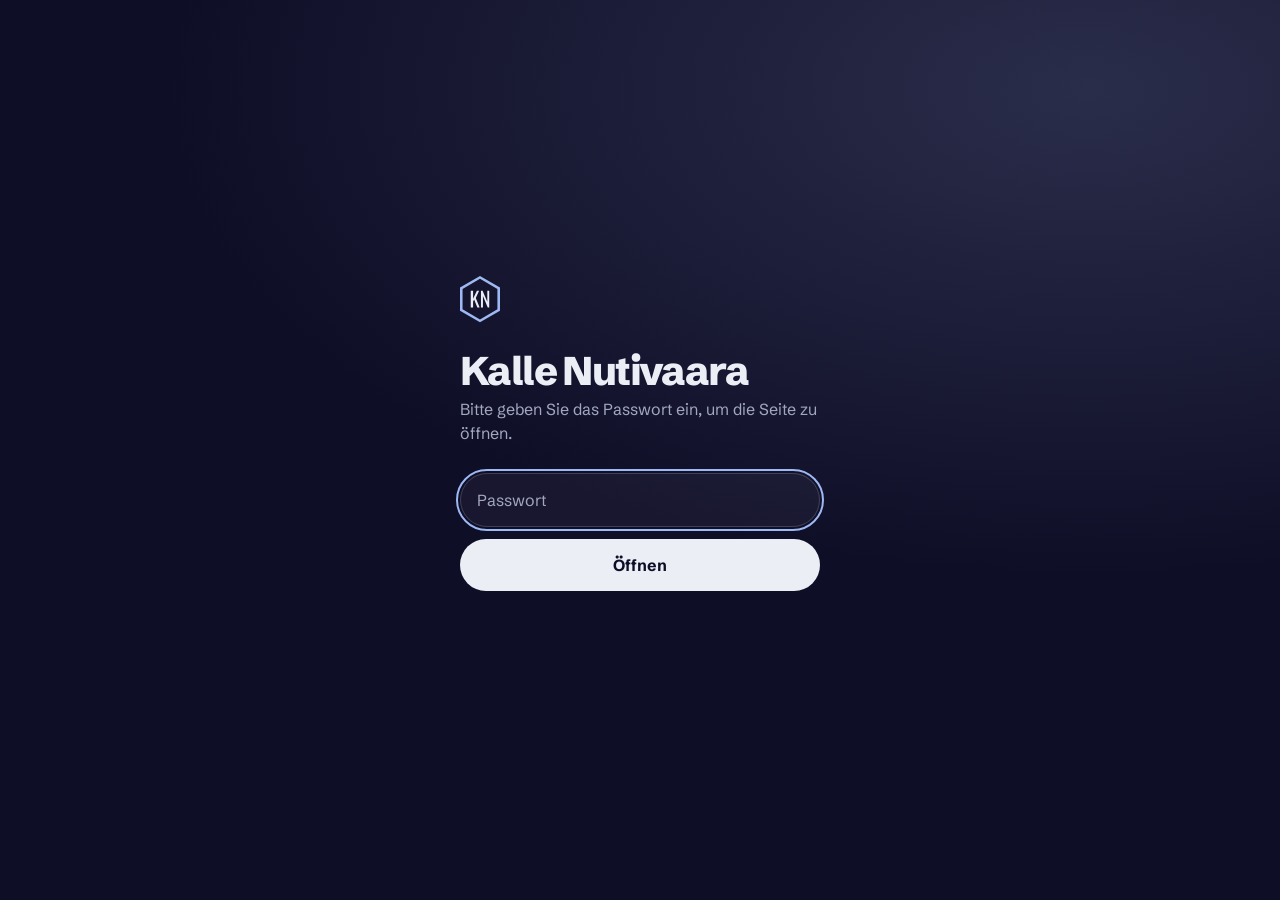
<file: index.html>
<!DOCTYPE html>
<html lang="de-CH">
<head>
<meta charset="utf-8">
<meta name="viewport" content="width=device-width, initial-scale=1">
<meta name="robots" content="noindex, nofollow">
<title>Kalle Nutivaara</title>
<link rel="icon" href="favicon.svg" type="image/svg+xml">
<link rel="icon" href="favicon.png" type="image/png">
<link rel="preconnect" href="https://fonts.googleapis.com">
<link rel="preconnect" href="https://fonts.gstatic.com" crossorigin>
<link href="https://fonts.googleapis.com/css2?family=Schibsted+Grotesk:wght@400;600;800&display=swap" rel="stylesheet">
<style>
  :root { --ink:#0f0e27; --text:#eceef6; --muted:#a2a7bf; --ice:#9db8f2; --line:rgba(236,238,246,.18); --err:#ff8f8f; }
  * { box-sizing:border-box; }
  body { margin:0; min-height:100vh; display:grid; place-items:center; padding:16px; background:radial-gradient(120% 90% at 85% 10%, #2a2d4a 0, var(--ink) 60%); color:var(--text); font:16px/1.5 "Schibsted Grotesk",system-ui,sans-serif; }
  form { width:100%; max-width:360px; }
  .logo { display:block; width:40px; height:auto; margin-bottom:28px; }
  h1 { margin:0 0 6px; font-size:40px; font-weight:800; letter-spacing:-.04em; line-height:1; }
  p { margin:0 0 28px; color:var(--muted); }
  input, button { width:100%; font:inherit; padding:14px 16px; border-radius:999px; }
  input { border:1px solid var(--line); background:rgba(255,255,255,.04); color:var(--text); margin-bottom:12px; }
  input::placeholder { color:var(--muted); }
  input:focus { outline:2px solid var(--ice); outline-offset:2px; }
  button { border:0; background:var(--text); color:var(--ink); font-weight:700; cursor:pointer; }
  button:hover { background:#fff; }
  button:disabled { opacity:.6; cursor:wait; }
  #err { color:var(--err); font-size:14px; min-height:1.5em; margin:12px 0 0; }
</style>
</head>
<body>
<form id="f">
  <svg class="logo" viewBox="0 0 1299 1500" aria-hidden="true"><path fill="var(--ice)" fill-rule="evenodd" d="M649 0 1299 375V1127L649 1500 0 1127V375ZM649 90 83 419V1081L649 1410 1215 1081V419Z"/><path fill="currentColor" d="M349 479H425V735L550 479H620L512 717L637 1021H564L459 766L425 829V1021H349ZM681 479H733L887 839V479H949V1021H902L745 651V1021H681Z"/></svg>
  <h1>Kalle Nutivaara</h1>
  <p>Bitte geben Sie das Passwort ein, um die Seite zu öffnen.</p>
  <label for="pw" style="position:absolute;left:-9999px">Passwort</label>
  <input id="pw" type="password" placeholder="Passwort" autocomplete="current-password" autofocus required>
  <button id="b" type="submit">Öffnen</button>
  <div id="err" role="alert"></div>
</form>
<script>
const DATA = {"s":"mLaL8pWu/tHkgEHLu72F+g==","i":"hS69QzlI93+ji5gY","c":"4J2dLiLDzeMKc56Fe368kjURKejK/I2krW30a8NE21GO45mmhTfmKB03fEtAAunwNtjkcKDTko76wsFAqyQKhv7GKXZQwyC9PgBirmHXK0vycAaI1E4M5Ddr5oLkubHVBhW7Hs2YWEClcRSyTlwp1mksSszsQPtrhp/ATDJgM52IiDehkUD9nPFDVCs96jS05vSe4JcRDXfivv//kfiMipssPZgkMscB6omitnZhObKcaYOhBwJVOjvGyaBwbr8M7XD26xkG8xif7/wrbQtNWY9gV6DocCv6RALmXEyNni7SxMBGc6Wu8WwVKromfFI5bYnke5+nmBEMOzqDzMit5Ha2yFJdMor90xX7suRcTKMNXetywHHeaG3HC+C+43RPj5gT30VtSmHPoE/pqAm5HIHleWtHusIygOwkXbAutNAu3CV9YpakEfX5vga61LOzrNaNLRI0L6+5Rl60Qwhmx1RFga3iCmRBUdZqHrmMIynX7rFn1xKAQDaLu+o3R1FrASFDVsRJLNEU3MmcwsYRlBfy0rSmb9Ia8gqtw8sNqoo8pavb1rZ+be+ibGdwzNm1ZAK6yNhRydyS4/mkxdk/5xAuvzvi0Hhy6uhLkpzc5qp7wGfmq53wLapB2vQuL+hx5LRWIGQO71X9el/5M4FyICBoc7XmK3Ama5hGdpYwc/5MHJSygxHw4TtYNH4twbHZ+ydQM8Xg7l+7WfqL1RBp1XhDELEkoY0/C/0+sq+fXJZvYsObBmQCa12zfccNuIonzUA1295UQ2D20mA6gFJWJRTE7Z/690j+4QMLL70lA1JKpgPi8Bgxxk+nrZ4WR3BxRyN5UwgC6yGslVZ9NHHOyvDJOzR5BCmEsDKLcnLRLnVy8AjqcUqa9omFrHu/hA4C5nuqLeKYVXtblf7oB/XahOEeWfzfCS5AF1xYvYLVb9m6mOrZ+DuEP67iiCkOo+Ty62osWOsuD05thACotkUyqk/57y+GRk6vo1dgA25GMxrOvm/Dss4IE3ym/UdilmqxUspUQr+sfPfKdZVvkv4EgrDeyV29ouXLlwhijxtw52VdOmQrmTIF8WUgLsUcdvg7hXV6hEgiHWQBCkqXRpXV03lqZnUyPALa/hLgzMnYCX1WmSxkySZq1NDlWbDQAb81vJ1AuJnOdb4j82556ukwxawtlsBLBG7r4MlMliCfyo/oAFrvnqc8Xg0f14t6iPbDpi2Fg9OCm4awNKXavaXsC2Pqr/SCPobEJsx4WFQVgXypZcUDGVCEWOyss+qyxXdm+AdDrFdiMqy/+VWJHgJ9pDDtfM8n3y5ZtDsyvKSDkpb904IR5TYK3tP4u6n1q+mts+9h7ozZM6Oa/0mYuXBMj5wtxHO6HM1ADSfZfq40ePHvaeEJ7yQbFNbergLi5iK2g5BDvtl23yaDtwKEBR5sW/Il03WvDcd+BB0BT7zi7qRnirecHvKFRrcKDUEDHKnOQJT6CSHhK8TkMPkyuUkqOQijbcLu28TvRFSUYS1AXIj2OKcp4YoxzZRfj1nP1iWMRjbC+6DxE5ve7qYVVQyQU+Fncv20acpnOBRwaUiZHXCi/[base64]/38kZhkB5Er6f4//Bzu9/QtGSVTFDCj6o66+VwE0jbXn+EWYc05EO0FFSlnWhISnEW4mOY8oAQ3ysKJn/GQf2GiHyZAFRLlu2hSCw8Da0bKXuiwkLG+QXeAty/OS3DOSNNvXRhwvcmjPWzlsYpTG3H5Z94lQIKDbCj8WhcqmZonBkuj/FMOrV7c7x6vJd5DNkfZS8ZT3DAnZMmLa979K3XYYX9qioi5ik+/aYWrqAbmqzDPjJcHzoEQSlRnxbRcDCnRd+sD2YtIi+2GoyBuKMJNRzTtwK5ybwFGN7aHybIsCLxTfotNestKEw24U5MBxEQQkveyswVkGSDtxKziEUSv3vnwFwdTTg8t+8nkaLMJ2h4B2XTTnbldSqKfolpVTlzSlJyMF37yDidRDnO2+/eylOaZ5wWcmuoq9pQv9YHI6bGHydQHYjaEctwNvLL7eduFt/iJowLFdWacm8nif1UKH3NyCzAVVDKwz89blx4xURod2HW0XDNet+M/lW0yrjlCNxXcpfuKJ3TeXjhifTDy/J6Dcp23wWmR4eoh0leL2E5jEII8+OZHZOSptZinC2/rUI1eGyyWjvCyE6/6TSzefaG1ZXGxddCSHePEzRkdhiC32ZCICu3u+WFmxkQb+MhEFMqxPBEkbOXxJ0tfbzO5fUNyvNV6IQTcO0Rla9yMznrMsIeYgduhnV+xelZXL0TreSydX3VaTvrNzz2+OzYwgIQUHg+OMdruGhsK/vPbQ7IxAyZeRvpN8WInE30hy/lyVE/gtA41f8KdhVLUUKEfsg3LrXLFS39G/Ph4Ehb3OWIrzhHfaFuOnzoaIkXGqy2bAWw9FVQ5HE/mcIR5eBztxldlFjcJ9VAgLhlQ5XT521te0G3Ri0R3pujpbaF8VhTyJhANEVruz75jGPZuefP1ws6gdnqTvjTFJlQvVLY+V1EQ5KQqgWOlEAGwX3F+kDdPGivf/bFXDeDjkKLZbVCylmO8gz6oAm3vWADFOth9hCMWNo18usDLbPRPMEkrilorXkJFPP0GiPyb75AaSOKYLGE1a7KB36gEkAI8wKXivG92R3D+xYW6qukT4QqOdRio8S2Wio14O5Q/yRY64mOJOscZC0Lj+vlMYGCYXkxYG990PU0F6ehYXjL/udh1hFI5EMco8DiboEaJzYvOaFu3lGDqz2ba7ZAT12k94EZpDPb7Z+IKMMovHDlUEzJKPSKdb2BapeKIXN/T2C19hpGHaUDg3xr1a9l/n8wZsTovgFaTyZ2UzprXszYtWjJQvYYriETdIGqOGvKGw/1o50bulvVU5WIQaee8Do9b7yQ4rqCH34mFRnTRjwdFljPC58qkQ4EuxRgWlZsIEyHSjSZfYdfkvA5zPksVQ9k7sXp/CpzCwU4pYJB6yubMYZdYEFM1gJxjIL8xVBUwA4PZMWfEdfgfOcULISgRipRShMccShDtLgCVrvSCZ1QSIvMbYVXPboJuvCgU9HvoHE5DXlELJnXeixLur6+/p6/zUgdK2lfEko/q+ki2M4PhexDIWf/BfSfxy/Usrlg5ozxOPESXNIiV8zN4oDMv383AszDWbazGH2WHUMbqsgWmdsCcFVD+F0Kg3sNQLAgwcIyD5WdgwurGRvbCXBN/[base64]/00GfTh5pUDaTH1M1GJaQR35DIoK9GP5VzUocOWpOaY8kOGQnxxVob60v+5Go7hk1TnPNFWbGEU8n4kKP/lvAL9gZSt6aTFC/g3hXiwVcJff7oVEX+7RmZEAd+sJ7T4CC2HYB1/R0deUhRjKPM6n5bjGDrlnrse0UiMGVU/YKEAvcGDybxxOPddA3TMAJ31aHqu8f/FJHDtgkE4JZanS4IjJa0S83TJs1H2lXbAxu3g92z4XZ2NolBo52Re4d3O/SBztOWQhn9LsqRmSE/[base64]/9n8fUJ6hfLLu5rp+8dGDjEglugqWxcaSK/8hmrBjQD6ikJJRIt7vvaiZnNcvUMbTP0nQKhrdDKRU0aLUTNOEHEH8FblPCda9kSl+yRsnXsuvvFNMaVofyM4ruvTJoua8s9bTp46vKIk2IV44VAd8JUlBZuLCWPY1wJ6nZGtYwiuLWonVDTXHGzEMV/6mSVArtx+gF+lrJR3lY1AXFHgHHed5FrJCzM9wNwHu3CQiPPocPI4oZGZBr+xSJXL0wxgASQA1+h6mMl27/IgH/ity8kj6ceKql/LCU8oI+QaPc8hRmTgCykhOwNeINhqjeOt7Xh6nfOOSpPkJLPgjhBCxtCe2GCX+mDYAmm9S6hwrvEMGeGychNJhzFGGQuJEHSx1Sc5oUXA/y0udyI6hJqJZ44kG8YapN0Z9GzHyjYSf78F14BZC3cNqjJeFXx22eIbkAw4PXPtSItVopdFNMmyPESKi3x4h+2f0aqqUxjlDcK3g63nXwPND93g6A9RM+mwWlVkc/sExz/pMTEGvbJ0xUhc3/ug8lOL2BRKepmvpZz/QkQIPneoq999rxEaxwMl2Vsid1MloXWFesfSdnXpdZ9bsyWZOcWxb0TXbv8pJp31EnutDpuTnWcwx/NF8eaIiUo7udeVV5l07oJMfIBChasOTIsXPyB7q9+7rSfjEoSvYXhFlARmcjKgJbedDhHZpZiIp4XC2a6zA+p1XX2g/1EFAGfZc1Pt88Wh9YED8kCMjIR1IpeLxC0TfgF/KfmFQk3fK/T83uxrU32EPGOSBixDEfiOfyMlGPxuxeEaAgKW2ySbN4scWf/FzwzQ8E842wXJ+Pt/IXtJm8AEVFX6hrPCMVQrI59HzGhrmtgeEOmJOwfSIqmFadZ3H/eGpNKyPa59eOYBS0szwy5h1pLgLXHsbJHmyvJgmDRa0TdB7YLTMZQwEShJym1azFiTzTXoZNCmCw/4MOJtBrfJ2KUx5ofxUy3/bKMgNwTjIJO8nWpEp7HTOVRIVOfKzfX4E3anbnEluL7fZoHBgunuStNDbAcv5mJnAewcPxuFHt5KfMXxxR/oPQUFCn58LRtSI0VMITBTvIFvRZJaajMqSUGXe2n9agkk1nWW3eMsJOsMDgwiB5+cOkKJaqWkEHtmHtygCQZIbgbVNlBTMOcAhV1ckiGRZ4RMbdnZETnYriYUepAhicKF42fOZUdWwAho9uVal3AKudUC11d9+hIoqn5wNmbZgLCj/Tu0uu8IcmsSIyv6KUxlLJJ+M81WKj6LioFmZp2s24ERw99D9F/UE3bZvWYPzQ7qGJ81VciYENEujBXNAnp+xDrBgUqqHW9JlniJw8gZto6PMKcItIwFwtWhsUW/RfSXm2DPD8h8R6hRWQhDKZNQZC6fsWH3oLLYp5PNzTUBnmP9O7rczz0C1vqKTnSxs3JRQbc07M+Gp9bUgFb1gZrJ2k8V/Vh+QjONw9j9LMsZNrf2XiLhbEdPu/IlwUiLdEEsXZV7qQeE+nMEiY9kpyvyvG7Db9XWKvdK4Gj8ssUkS4IlRA+hvDC5I2A0szjSxG4tJuc47qF2BNXHLuc2sbA1FK0avKK8UX/Y6exPjZqhV8qePX59sPCCvZ3453i7l4t3ilG0Q+LLgJJKcw0Ry2MUGqQRKwOqOdxlKwzJWEQoqjfeJu/HdvNnAJTDJW3vi9mX+jkI0pEmdZszD1/6zyHATsyEqvqXx53toMvLgwWq8hqNEd+ep9KFoV6+rmzmYF2rLw3mwYCiLScF9ZXK32711EVq3IN2LZCRrpcmqWKbguU3jl+E4YUors1b3JF02XmAvAGJz+OfvNiuEFJUxbQdScTcPrdz0koyTscL/VuRfShaRoteRXmXI/1KEa5KeszJtphoC45ZjqzZIFucpljewsBkr/lHIej46EfVDtSC9V0Axs6dUh4wYhS+qU4Kav6F6FHzHi/2xi2BwN0XXePmgFRpnVajp6J6PG1PorYQgb66uqzYeHn+la+AD7EGe84q9/GBZZjFq0Yp4pUDkdhNUbecBO8Sl+PXVkB8gsAbu9M8cQzab8LigL5nDGVIn05kyo2x/bNkhcqZdBod4b0xBLaEjCJi2auAI8F67DBVfQkt5J8AHW23QYFSnGRGdCtZ27jGk3HtKicBrsRIfa/KauaF6Xs4lXLYs/k0zagXIOzpAOS6MDaqgfOKlwJlWHqlL9mYdqW/C2zo0bhrZHH6bXFZqP1I362FQeflFRiWZ9nS1jIzzwWeWRKvAfC1Prv//V+xdEDeG+qlZDk/au/3MAcQo64gmFb3xqMYH5bLvTdzeTbUTxZjETj35syqA2RWAEAE6p8sy7nwDF0DxjOH99QWz5gj/UZek3/T15WLpmpegiku+auzYCSg5zhCQniRRnqTYBkh0NZyY0Z2lsaLxCcTQeBlJgwCdmqFXbbBba0QzWvnU3/aseSk/xEunipN1Rtak5VA/mwIckr+djexEivWbcDkYqjE8RsSA6UbirR+8sMy40bKoXS2lgiLklhjCN8gwVnSMreTvPQ4G80+8Xf9yAchyeSCIVDiHYBPwwXuBFsdOEsOff9C6TMA9gXLIGNhpxkkCpMzeMBZT3YCKwg/MDDJHzk7Uy7LdzRYT1cUK94nfbw53c0xs8RMSvVC4pvH4f2EDpHHmuZeoWZ6Li0Myz84+SqHqTpeZ+fCLE9dZt8/h9JAC9/Wv8QpELnsHcTGUAi2dUqYJUfSHjYGrON6XxUS1bGhD+pmA7uxJfbNuJ1N8v45PXEKDfHsy1O3CC1LizAoUiB7v2or7hq1q/[base64]/RymA8RNdsfY+jaui4o0lIo2u6w5rUDAyYm1xLgwpqMbWFKsiu3Qw0EuAyvREaHnWu5SwYYOkYND5YfVkL8TumK2nvBE7/T9CFD+MS1UKEbLVIm7hQNB0z77ojlDSQBI9xj7+aUTybmw0oA8HhcAfjI8+eXmqodiFTId9mnXK6e1tHWL+sgjN7N/w57vjikSd8R0Vy8O7GfpLHaV87sAuejILPPG1TmS1hNWjt9cHKoOjUG01tNljfKzQcSJMKF4TdhWCXm3JfRiGoObiJ4T3uPMSElpBeZ5JVB52rbi707JdLEvVj3UskqrvKC8U6Qmn5K4IogEkrAUn/JBsDWCNVDPxpc+saanGbdsSsRaMYcONppA8HSNtuRhz7udtokqrs/rzvPcYM47Ta5LgM/FceD3vZv79VZ9Wb/qcPT1rfc+Y6PSz+4LLH6syErJS13cyHZzM1GaMI5kFnP3GB5H8lYBXlIc3uOeU35FyPBEFZct4Vp7GYIg4t/34KWyhxHB4uADSdQuaHdnmKAdrpvTH80L43MH9RqdDuzIuxP+cuZr/k8QKAPItPX+ZL4pD/6newu1tD9aYmiNVRfY25GOqoDx8Air+XztyqErcenKL0ZiWqpvyI2zbzoaJlulJ1U9T/4HB/2gZeQH5JqfMuehI35TF7A+xqJK26nfoq0kyFnhmXru3cU5b9r3P1V8j2uaeAhT71MTYJMKKhNz0yTn5+stjHCfn4nkn5ihRU7TEyDHZhw5mclB2hVYC/Ytc3FCia/pPgNRerKER21w/7RcAZgj49KhhPbEHDzHIFtkRVb8tHPRojBVg7GqHSWq8hFVtr0OxV5wKyw9PIE+2UkeO8t15WoirnTdr2jyrk+EVswXGRLYcoJ14lR7lNOY+7Cc749ZjeavHrqMaaOY/JZAWcI6NUsGYIdq8zXPVX+szqHVfzDIELlBOCbVSXbeH6BaW8s7ploDcKzmRpezxzBDzscJEl3/FPJ/p/PYpKVzj7F8zT8tichKjUgQprhhOna78y3IXp0pkHfX8o9ibYXCSrMkxDRB/yt9fWa1lRMma6vxwpvn75yjvG6nd9l7QjRblw27Dey3NHErXMbVj4JFKxSYEBh/GtPwwmhNGOurrPNi3WtxzlTYYGFHW1fxydpALvtvQAD/PCdyGhecS95qFuXBIexvfoyBlsWtgLIjH2YNOcdY3/ciI7fGpYQMNg496qhJp47dJFK4nj/EiA+KwlsV1P4vMheANv9gW2WsLfHcQID0sneI9TrnjieQhAXi27vnVjxBOYLddc5HzM/jeHZ+Q6YcQIRqvTMFU/5V1UYCiPOXTLp0cP1JBlAu+4axhyt5/WhbwXGU69iE5VyVIuT9p0/z8caGrABYohG67HLBwCoeSN7FJyX8KQzRr4Ycb5AbLF4wLSgcWaVp4e4jfFYNH3p6xpRHWEpElActwhlMiyr1+cDwxyBjCw93i+dPLxvy2+LgDFIfkO2sPX55XX4nIHq2Yot9g+d7z/Qfcb7Lhf5NVzpXnA6//cEFbQ8GPHzMVwelDDxTdsm9e0a2Z8cERd7DB4Gtxam02fOy83nlti8GCq9tX36ZVXbAeuPj09cESu0E4NSGUwNcMeBuADKlsRkCgwvy625u54S4lhgbIlynCOs73bR/gNis86Buo713AZo1nA2mbm8unDuZabuB1snpNtm6Id4GM2vRDzZeH/OlaziM8Jewy/ihc528Q2rV8azAFC3OB3hOGZZx/lo4x8eBBboHNS5gA9UdaS9+pci8Q8lRmkwfNxFc56BtSiH6IGNgk0K7RbbOR38sorsP2/u0YLgXE6cNAd9Wh0qX97qBLheggaXGMYnZ5HxERnxZxj/xV3PdWMl+E2hixSgmvvTv2T1cBG59d2PDJD1GS2uqGK9GP3Fqsr3yGacAggQEejDxNTjICWQKYhgXCeXQmwLEJhSwhEjhTHhNn7OeH8jZUbG7MDMM5IsUSojWoauKWi+3YXSTKVnYGOktELrxkav/wy8xz8iH3Lm7NT+dv3IZx7dcybaxTDO1Vhogzn4Y9l+3hP6jW0uLGjnzhhX8DFnRU4qUrUt/XfnqxYNebDJYE4wixGsIMrP1/aXgUSXf8QCvtDboKpz9O/[base64]/2kwQYT1+ckY4Z0/wBuXxhVeKUG/ia5GxZoruPrwAaK5nBG1i0r1aJFwrynW01J0KgoBxu/OCUfgzVatArYbzLBayHhFz81p8OJ441DSr/mbq6Ejn/nlhBSqxPYTQ56CovUmaqau23isnefr4jYh6NI9AQB2PLm2aM/J5awZkFyJudmAdpEfARXBdb9uMTmAn61izFrb14sFNDJ8Kt6mwBUuON3v5Zx87Qu/8ZU0kHFHnMuNVF6Tsi8yW8aJaZ/fwHpUdGzsu1faNCHr4bf7UUU/ijU1VH0/hekqv/0g+ElDKFAdgLGfg5Lv4+S0y2lf7HI5YdydfHXB2g/pz6bC30gB8jflmL5ClcS4jEq9YeQ1rgdaDgeVa7dGZoNqKjQmBPmsG+ITivkIuvdklw503wPi6wg2yXNjC/lQPpFnfiAFVh/iWCcuji8hLdRGkpeeRURPsQvIybFvhFdUlDvraXaMAvQwDs+xkVv/BYBOGRUB6Kk5KbfOLPCH22N54lHs7lbVQI08AeH1sVsjK0pMKaCclbwOLR9BnBgTr7PzkeQf2dmHxyA9EU/EIOdvX3dYuCXYQAbyOjkaD36SWfcX5O4pUQwuWiwVtPaTZemH1ySsaA2m3yjdvXmnXRsBXXTJCmVAv3zAuTa1NGYB6xR14dauq/kepbzuzy3SaO3C1etgpwPtHwAogNV8rFLsuTIyR00YlX5VzokYlHy4OctL3nARkB/IkVrZ6fudAFxrlUY+goBF5oyyrMFTo0e8nTATszVgik43kWSD4ARqGhr/[base64]/EUC+Y/QmbIF6qyKix8aiVw719KNEbyIZkGlse577sH/PxeG8fijlVfZ2a3lkjQtkzwWl8KYwOeFK3Oy/qUmbIYX50DOnvd5lrz/ZYCdD9xwxZZEZux7+MjbPGPL2RYO5kt7PPRQg+1JasnreyVYzHf1/4e5UWVQLQTFlrhkYPL6zwTf86zZulSdBdRiW9Mr1HzhnUonsK1EYpvm/U28DaZammSffQNEqux0glYRe1XthWxrgUzc9feJYJUZWlkSnEmRKGEq1OIBgqdoidKrUHW81dzOdTbo07Px3xWMJHoVYf2qhDBeyQv0yUA+fjjIoDghUj0+kS2s2sTAZfScv4Ix8d5EyuuSyIjTT/mEzYNVtZKpRnKgCbPBPXY2UPPxqg44W6XaV1uWzDmggFmggo+kM2l7SiOLvrCypDG+kWaevkCty3WQ2o6d9MKMuHO+kpiCNXx5F6n2QNBDzimpYL/yXr+8U8te/DA7RxNMy5LtMXjThl0S6GvJo3pGMZi6DRc2FzXcLAWZBp3l/3KDCgl5O4zDwFgTxIQ3cvYVL8QaxRW6UWaMfrMW1TMLOR/M6rU2NpMjtWVIYVULXAaJ+2Iq+N5Lyjeh9WXCP249drsa+LxBn/B39x46geBcpVm7ggWwi7ror9/TLeD3ENKpYs7smjgai44pRCGVFVLUvv6L8cYn1/4kNJFnkWgKm6xvpZ1Rf+bo3aNf330hNC3AuItwxeUClMqwrVOoSGCFoSN5nT0rcu9G31EoYrRzd6882fxIqKl0If8UbdPMo3VRWX8pPokhS9ZI5f0mU//FA1RfB4P7AAo+c1L6WHgdxbpXEG6GFv3fD2Xk7NXNRqNGFzFiruZlLzTfP7KAliMZf7/8ef14Ma+tnqNBiSuMqeazGnuYtI0KTFUTbuDB/hRYryOZbsGDaeuIY/YfCIFEW4TGdwMtPiNrfbHYvGndORwz8f4HbeHXQUWJgIxcd8hzK0N9KwPnX41TBaN2VRDJo3OzpACPmIa3ZplE0fj3HljIW2tC7rURhYXkHjsruGBC78bjfnnil5xBwQU1xd+RXlao/PoO9NwJeqgm4jxvxFkmPjO9+s/YTv2arZtDM1mNbtLNz/GgYZAvZHrN27J9WrUU2X8ewTyjPE+2DjsThXhCk9MqjRa36F0aNxgu/NbQRJleCJsyN8HS/zT48TIuxie7967bl5zXhrMU/D4T9/lIRoFBSHZHpiyhUV/j6hctzccxLs4Vp5PY97earPCekYKZMExoIYO5ux37s6n9/7RYSIO7k9JxpV+nJFUbXvMTfmHbJeFq4+YU7XncrzWfV8psFKYpOZRZYqzJ7HZsAF5AWqdUqzfy5B7W99vGbO2arq2C0gCP8Q/NOYzAM0THCBIpzwgmvyAL5UAfVsFmKjL+MrkiEyv7KFOmsXDdOzKm3EUYqmnjQetHiPosMaVq/54agi4Ha1zuNDKTGu9ivXyoM+PghGybF01Ypyk+KYUlMngbhr4Gz8C77i2IucMVvNMOhurpV28rncCAcPYTszMmbXg13yzzV+r/iNZGVrAxxQmoDmNUUrY0CKuKK6QKWnjWXqy4JENy7R0owSCVFXKRNml4m34kGH/A+TClQS68qSox83loqrVizxh17nsGCzBATQF8OxQoiCG0I4tOyfTpMkbxTtRTTqILRhRaAmgtcsob9KAw8FatrRtOeOZ22Veuw60/T7WlFokylwSiQygiI4XYx9vq5/4oltzr/hNNp6eFR/5B635yf4CiBha/QVPbuBTq1XR+5JwDu3KW+kxL/GxE9pUi3J3GOkPYfySO4X1hXYzov88Dz4WR9Rh9mY+9nt2m8M7otWWg3nXBX4+PryBEShgKicZ4J51TVfbFGdm3MCovV21yMbos62zxLgyV+3rs48I9qLxe6OYf9nM8S3DeyqNOqljFxusAc6vsEtFK4xpQBQIqC1y1L4s/Ig54v1IFjKIYsGjMwTyyeOlhDOGyf+uZ3BENCLu2glmUZCgNOX3W9lh+rj4wsJ3gqPpc15T7ORXTx/qFhsikc6gyE8pxyUu9pBVVIMWsJYDN/[base64]/L3J4JWROs5ubs5Qf3Ja64bKKpvjt8Rr5zdzEgUpSkrQjBVjY37YESzArOPgd0QgedTl65/6oyvStf+DPFIJ6gMBJPwYDhkqLmRRJD1vnMuzMaUY717Eb0oG9hBzfrU4IkRTo/sIJ/EoL/eS4MD3Vhn+cOyB61dsqIylBl+S/DRRfs/lbicvmAzdhnaTZIoHbKkvJo6EbVuUReYhgHu1mXF8iAcXuT2cV3l6I9Ocqyq6NUsEm3qWwdi2rHmNNvriNQmjb4DNX79Rx78n88+nTKwzCjjK0WFdOvpcQFZ2p8J4q1lW95MDbDZsAixHK9pfwu7iH/fjBlHgDZzIAZpIVFZkq5XKboQ3NXdBXpIZgvjHNM7HgjyHei3aGuWpgowtwpHM4k0w+mxL9Vi2TP8YcVQ0tRZknA4IZhxwHeU+5k8TSZZUtjaTKrgA2j73lGoVOah4DL7kCEGEebRitDsAhZLcIipqR2ZQKJ/KipP/AxiBRWxwQ9Jp0xQ/T+YcaA8zHx4CMBIjIueyI3fzhvnyqr1Xm2x/tP86GuC3AjBhDTxHsjvyYBBSGEAFOtydbOpLUGx1UmZHGCd49uNXt16Je2BrWcF4JAriwLflqLdZ+kJYYFHObNMgMDZMiuzhOo5TsGkzIv4l/2d3O977T4LUVQn35+PejdXpHoVTqZmheI53YEQsIehwehMMDVi/UrsYpYa5KS1MO85VgbAtMFjuFgU22MIR3k/oZiz5y7/D/KL8Pr28AlDW4ds2H++/XfvO004b2Ur6vZReWhOfk+TS4uSLKG1+rKP1+U7xx+x9WFY+pvifwebzAFsf5IYQCDG5/3tlCDWiGlfswg0LXpVZyYf98NUcoLsJjjfal9XFYNsooP/7nvBH4GUD7+1dk5/lS57IV4nWGgxm0ybz24CbVNIwbSKHEGjUnxWXPn3w/GCpvQV3wypTrZ7B+d9dvasa1v3R2aj+eDGYrrN8pIrIbiOlls1v0538exRjothRo+IrMbo5n//Ay8xUOszSnCLo82Io4zdLaN65LbihoeDNy5qT9Pad0LYQ5HfA2jJHUIw8d3BfGlFuDfxeg+QLg+deTErm+8TBzboV0rU/CkIiKEqZmam3ENrzBSn62pEN0fJIw1bIXrGTjhwNV69qqHc8c8C238oFb6S99sY4QuJqSik4XWbTvPffeocH3AWSdjOmVzAKgadTtxxZuZNrrsRY95pRqnb0e/o+HIsF3AzV99G1jlcmbgN1OqhbdP9BR6XlpZSMzf8e5c8GN9d++9Xex8JjwUQuhnXFCWOjMWDXWm3cW4IdeAj46pdZiCcagI89WHAqoftAAwlTqD5aYbEDRbAwK9i/[base64]/v4GjvjD7J60MbsbUHjQnJV+wMY62vCoip9pE7TTrbgkc0PySVIN3Xg3PwiT3Z+lIg8fNWDlz5Q/040pk0AIHgw8IyxtSDazhQdVi4UpHPZ+8IF/Rs1f7sy+xMv7zwyKvwQUL8YaXx/ASvKG/uuKgTbKCkHOb8Ow2S0nb1cMELpWiNTT1yrsptxpW2CKZtkbju+4K6a0XrY5327zIeNAYgKccZGAlymJEfBmnqeG+Wo50f5PXSjpyF530NhOs8lHBDK+McWVYAXz3xsNMtBli8/qEHw6MkH63SEGerqfFhgRswtNM1tTwmBAlvevVtHlsE/gkN3Q3XcwBxi8EjaBV56lqJ8LC15qrIpiuF+zuWV31OBTgCpEj205aOk19d1KR9CX6MySTWzk9SWT+37WqpmeO3h23EiWDgjWX/80URbxJWGL9QlY7HFGximn81mgijvDqi4/CE3CzSUl9xnVCzF4m4o0OWQ4IjGkSRMZ1vqq2klpGFHLC6QvLLgfVjr8wYnkpXrxi8MwLqBqURJiTFFH4tjfdC2bIxyyljS3cswA92Bn7alCDDDI/Y8vZtIa7B1XoxU0pnBnYkWPOnaeHLRrgkvPF4AGUXZor3FQLN3lEP6PctpSSMKWw4GEdWPBDrMHJSKXb08MOJ0XNJLHxLMZqoxrYT8kbGHYuMMb+oS2YyEmW85tgYc/[base64]/GgpdMO9qfr52cjsDwIyDF4JDxUVat4l45tsfoKeWiyBgUsLGit1VTzo18Y3VrwHm1EGHvOX/elTp5AzDMqCubLnOSRGBrci/+aZGkyX4EdHqYvLBmIzbGb+l9IhuFG8Gn2o2p+SZgqhOuSJWkzW5yP5vRpWMElCD+kzFhVJYj3lSUamTn3wU3WxZimxGTe/y5QrUmNHc0izwA3+UwkCWAG6t9mxjLBChNPndL94N2hSIUy/yJCzXmB7E6PD2Jab+8BN12ujM+v0LCI8wgb5H6REaASltBDMQlNPF0T27dIbyu1IawVDvWklEoceBI7/qM0rVcwc7SfL7vkbIZejTka2hDa2m8dI7EYc6wUgm0WjzFnUUBdxEcmeEZr0WfHuzmr9NlyjSXKcUYLWplqtgIb5VuAqfsQCRm8hsj48cQds45mLAjYOvcq5xE2/6oxnEEomLX0O31Bdn5ykxPfUlh2ysf0v9iFU8j+71Z83Ywim9kTjuu0BTzMt5yUVotVDKb7X7gmrcbWy+SgtAkmapxlVIe6w9JLoFiB4+7xR5YFvwhM2/MaS5krYmMyzPiAXbCtAn+Ep9GVVCk4ZACC9TmNC7m+IBfh10IwnIIYAvj6r0ooD0973JhVOvvZP5X2fIa/nYfOBX8IFrVuUky1VAGvhS4PeR1XHwkda0oq7BXMdUogwlIe2RWOCIhImrZVwLb/IqwGOjj7WRL46bWDFZnB+Q1MIz5TECsRsHJjuJql2EvhwPgMG1FVhTlDLMYbye0lLXrwSe5QFXQLndHhd9dhkfKd43FYG07P43IpIrbKACNq+2Zy/mSi3dSyZYhf55PkxZJdcNP8R9Yzc93WwOSPyN4TSPKT92AgI6q2fQkoOyIL+bHSqBKvF/eRVS0kc57wPCRhfTFubyU3FEjAaCE+CbYTGKroIsl2EfYKE2PyNzz8+XyTk+RlM/jvggt+rjFtHhNqeXqZ6kq6piPe8Pn0YdBVCk+2itg1lN2A5NfGreI2OHIx1lLJ0JIoqPiavL8OQM7HnUliWpXz4ANbBKo0+R25gRU3F/SUISOvOVNzLdz43wgQwyLbQ/26yQAGLfUKrRahMWCigJDQzOAvfoS+J4BW2l00NdUZMwATQecnEx2UN4zp/q77BzwBarhheINDey7fW4YR1BuqQl3GNlI5IYkhYvVhH2ZS7Bj4u9/37QciSkF6RDh10HbWUZkZ3UINfEJnuNfSpV4CCnNjQtBkANqgjjjhx8hUQozveGI6VVmJuM+2K04UIBkHlTqrPcvuVONRMavQZHLMXmdEnIldDB3H92qy1LLB9szATt5lvW75unf9UJJNTCKD/kpTi0BpAbN2jMnlZcJeTtL/KHNWjXzfdcCCBFj5HI10q/h4jnCiy2TgEphpIr9RkmjWRN5UzcExChVj/3/iM7pmmdbwpCfgth7G/dF80w1SzXfX5Jb64YetKF+vqfEAK+kVl/g+cBSVRzWYqFdCv4xxl2Rdqk4LdUGqepOIKsB8h535HIpxO7KCOlN3PMC/H6LXMHqVEFv9sXK/Ml4CPaXnDz1Yg0SgLJWDlkaTTSKGbaiSgriAtOtk41S8nQH9cwHpEAoCLtpwapN0TDVN7tRQDUC/uS1EE2kyxeUL9uJvBfrt2yFcNsv72PcXvQ6Mb0rk3E91QRc/5/LY3DNvPjhg+7LB1KpRxkgoj6/x/JaGX96ha7vDtmmoEyl6P2eOxqcrKSruikcmjfLkOwIW/LcHFQhgxrepPxvDQXm4PkW3j9A3NFY3ZBv+PD18tOnT/e2Kkk2MECELkJkElujsdekRS0y+cQFQnL29/G3O5ufdr9YcQ+DU0bI29bnb94kr5ZGl23tU8I08gTlYDzTjDpNGymN9H8jsQGuhT2CSe2nQEkVoVacVFEYFK4dgvfpke3JkH0PNH7oNobI01PXZGk9xItH1GO0tToMqJwXYveVo0P8cHnDswuh/YVLZwpmv1JtcE75/rpOAjYgPIZdDkLQ8cxGVEZXvdYMONyHJvKS7Ah63TSahwH9+7KUHNko4T8g/XMIW398SXLNITOZwQhGA2fL0A/kRzOOA/C1RbTpJGXvPn53TCEGPWbe3s7+M+6LlBxmMXfIVrEZhHf9Hu83ltnsJVmRY4nfD+3NwFTR/SCXV8kR3nY5w8c4S4QL8iVsuZRpJViAfwWC8a8fK1YjahtnL/qvTt/faDbw6Qqwh1JaY2ehQLwC8qozfd8qCFMzEocrt5/vCXFr+xny2s5Iv/5qyq2g8ahyv5AqSIuw0Z9sEzoV88rSAbUWBqRCQ6bmqNs9fTaYCmnJ0guzv3lCW7x+Q+d/XWX/Zhm+mD+YfX2lc3SkYsTYTHEy1RPXLijyQb/NcFWkDW4Ag0suhcDc4XXQhbU3VGbnhW8KU43Mt2fwkDEiwBALJ147tK94SDND834DJ1PFvNgbViZWCYyjFPz772fulPsK+JUtBpdycZm0J/cjB5X3oCkru1IEUfN6BDykhOpUMOYEDrFY37CQJ1yvuGM/UKNlq7NAIEGQjKMzaAHtoGsf7NKA19zMTpws9pMDdYhvaNebFgmUY+hDrkzKhi+ocQ4QQN9OffVLqyXjD+gO2kIahuEuBh23xkVJhyxKOrP/+vkk0F68RlytL8pXMH2ZYWgn4U0sN2TNMxQnfVZJJCxpfApEGgyqFpJCTV2Q/vbsGD1d+wrAos5rMyLhwh/PxwO9ynwcRkuxsv9EJWpo2+LoQFW+Dh2mm6nIXhKoVsK8L4UVaPA5UM5ecWfFGPfCbSi+TykPIPInq1kiUEgnMZ8gUqWpwugJ5fi6JwO818a7kPcKkLTznLHNdrJFbTNkXtso4+RoqEcj/2qxc990qLTvboH6bn/nQrLj8ipbuT4c1mu1b4R2om4RV0OM2giWGH2J16N7XgRRP405BA6zPm1HjN6urkCXRBfTShKX0cxS5AzLF5mHuH3uzjSAKP58FL1ZV7m2gTc0Eq+ur4zvrySIz2oduRc/DvG1xCGXTmXgoND65osAXPYG5Uka8kIe1c823KlMyjd2jAbMvee4FbXgNsM+g0y9ured5c/CbVzRkplNcr7/d7ZEna+DlAAX0/HXNer33M/vBAOFT4BEFOfc/VmqYwbNl6ugcRIZPGULCSURq9Bemyqv7SLQnELBb+biTUWWk5M6fZK5Ro6jvlKG324/[base64]/KDWIjXsLHhyc+JqjVyRvN4kwRbOZayBCFDqV4SNu1B6wEO5EGpoNo8S/OUfKxmxhgZiU34aH8tth3Fuaz/kYdlxPTb+u9Nn4vj2HArd1MDkCOz9qYAFs8/fy9lF9X/gATs12z6d2Ad5hKcurCm0qyUGnElwJQET+gFvCw9oqJWANFglFOQygfgvN3GxVEIMqQxyOTkHmOZLI5gg50h2P/[base64]/1oaarWjpSE8808JuPpLwkt8Kg7SfXtmff5fMRK1gCOYbRUZS4dBAmSg0+6dE6VSxNqodos7PsqEniJ5BEo2+hf0l6vbySBjx4eJNPGmddcGj/Yzmgzv5UqlYWQK42rH4YG2/iktPLYjBoXvKtoahB5cc6aBRR5HLl81WZDaC3obJho7TKLxppbJ6GoVPtaENBYtRYzJoswHay6Bf9Poz/2oH03ZvVoqkGNb/yYdW5FttQ1/9M20UBlpK/EhrcI4yQnRPxumot6XRywHyNrJvg7DxVDCdhoAqRtlHlJ6gbpFFjJJ27WVImfekGI8/2+Beb4Qu8TyG67BS2dat0YYn+NgyryQR8gPY030BL4JoIspU5qjTD4vbuYkNO85ieMJb9zMLsiYDgK6dADgZfBZ+2+sL4BRiFJ98nEWa1OFRhRZPHLtZQbEu/B6nFgOAIpL0uDlnBY9VOL75oVvF6FK55JjoctwiYvDdHK3dJj7MBcJFQxUsWjujno/f8u6vTw6Uw/YNqMh9tP00Q7/ZsY/p6v0b84+/2ANvt60e5OFXg96Rbeou6zV9puYR/Sf7nfpE58C2hHE4SRH3ftyhssiw0RvF0RkiF9ux1Q59n6Y8Wo85EN1JGU5O69s8hiA3nTn5FFJ3Dugu0hsSP5uJH2yZS1hn+EW9KiJfgbN64a2p57/c9OVUOBpwlV56huFsGh7UZD6sAaVuj3ob0Jw5LuZtD2KmabB+neWdFbGaSjFVCxfCebMAfMIrDbt2LCSGIMBdKtPdoswr5dg+MrW6zzve6aZ2ryNhZDR5wT+0VI3teEhn8JvmRpphQkCyiLS4mst/gfI3tC2DIxgg4u15s6cnQQCbn95pyXJojRsRx4lV2WnChCfI8lfHX0UO6sAeKF1wd3Y6xE4x6dM/aMeTum5oz4tnsuQtDTV1DraGGzBQGvzO+b5d3DXYs9RUj2eGETk8Uy3IIGPlxDXtTw5YTKdBtzrQiO4rTK00y5D2OjzyYp4pHpq6++HeMUCDCqFLAl63b2SLsqrLunauJEtUDujKUAVG++K0AwUiUHyi4sDtSEAGuD1zkfmgBdVSRSFMZgqCJ+fxySQ4Zpf8ZlQ+/ugd2HAUI0YuOXdQ2ZcR/+FleBum91LCV7jz5UinjJa08dqJSqfp0+TODEdwIb0GhkSX2nSrjmQuPaIWxlOswVmS+71LwdbR0G9liqHB3JLntqEwfI5OAL/MLavyfSs3/aPhDXr0miK1hXp+ikPDXmqnmTb6qN5/WeoqqQQkC+COIM9RTFtFcLVXOE7JEF/3uKNUqsVmfc5ocQYEusdlOS722cnQcw3U3EdpzqbLkibkY5b6hGCxX5aQ/ZBAColVW2QXvQdym0DtH2PcQcQqaKNkwYChUH7z6qDcst62dKTijbNFipF1N7GERowv1fU1IhWyurdGDMNJ3gkO1UI55j/NVE+2dcKB2gbhPNk2zI/citU/UW9YRuTA9ay6lukCcWM1hU1j2aCmQKNOMEynnGACVcvD9uOQpBAJeP68chp7/0tmY+UxPbWhcoDCnPfQ+CKy7BjaCHpCvDjf0z77SRo26wmeOzG2BlnTojHQHnwGWC4/6ixKSHWJ/DmGaecd8PVq0t+8cJTfD962f/TSHC6r3BRXnknLoLX1Gk7c6xTqPK3Fph56iKKZDpHbVVFZZn5eWUVAHo5B7otmONybBAaBqKSb++ox0oPcXlkiK7NNDdZ6WCN/9uTUmljU6xjUqOa4qXjlrzFOgmO5VkV7lmvxRMj43MMGFF+dg/OUqk5aTtoWABBjlMRiW7bnrN7AVmySMP8KBl8+ak6D4GmR9JwspzxyxgdmJ3peZgfVm7o8qIMHUAiMAC6RQodqHHbkpFrBZti/HYOUJpApR9NRb2lcaa0zd14SN7BpWMMtD/UoTc4UXzw4Pwt/PlEr8jPKxTFBtGnHDqbNH3Bfnj+Q86pxR52ArMkcRxkuroPJkQ/d8QbkqcuhlISXydyRWXU06n2PEkblN4UE/jrgjpg90Q2vh48nx0BATadQJIydm8ILtDwwM2mVPSeupzibfzkQ6kQv5xVCNxBYiaSWk+DcohHylSmrkJGkZh71j+KJvHENwCjlpg3HDZ2UVEWXPIvXwhi/dWzloamxzFcnulvy2Wb7s49qYK/iiLZuEA82FrQ/3Jau1Gl5lNymVGmPrYE1M7IhhmKbTRqrwHdxGsP/yaRLDKf7b9TAZmaaEpXgZkiyrCOEnRVjJLW5Dv3ev1A9QbHm8CaFU2Zqg2ttlyhCGwC0hj+YGMuXIHcSQbcYP/N694qftgzr7te4/vSWO3BNo5wDR6X8ZGHB1fqZuHRbsQCOPPCabnxEy35//O7Ef0TNGiLMOMDRx33DhRzDpUb7/pntsejn5NySJOi6ezE74ouT8bAuJ6v0xHInDi65S7pdnwyQqmarrO8hTOPegU/ISsvZfqlGzqf0StJfdacJ4Zn7T1oCR5bS1MpbVZMuauWgVMBgCz8Ge12qRrusJFUHKe8ElZ0t3nnVAji49d1ql/laMIIsVkXyZ1+sYbU84qe2gWrq9U4viMouIx4QWc4TMp3XdlY+/cKUn2cI0PkI7kbb47GQsMpl91Qoma5kWluh1vtD2ZuVw4NKG//53onFSWL4SQZa6MzLMYwEWriGwHx/0uxdR+V9a4bczagZeiN6zcYoRjkTvI6oFiPvjiY6VJ1UC2at+pCRkruY4NmA776HsfcTf70AdmOB19Pydl/a6Vw7cdtFDBNmnWmt9mBn5SKkx5JbKtZa+InzvxM+IjTwg9ukylL3/Wg6dByKqA1DLdkPVoc1XLtUBOZDdPWoY3pOPtlwphp28I+hL+0WOl+wtw9d+CJbjhOx6hUqyq/UB496EcZBs0AKWMdHLxzBima1hJ9J8/KDmsauN/C+w2Tm/nEhEIH4r4h/NZw3WNNqVZHbHd2WyXBGIPwLPE0RywHbHRklveNhg5gcg8zRT75Rk0cQDXDteLFYwPuJCVfy7mc1yLIgLYQKnj31O2yulKR0LTIMpBSvxcYKxJXZ11rOLB5dPsC/mP2wqI+nDbpAoLcpJ15W6ejp+3H186n0z+Ul4ewA2cWwZ4in/VhAGJZfKz04fG+0cpdFML+z6/Sv1meuDQpMW6u9zXM1WiDpcerYnJLzCSVPlvJEyhIMVfpBPSIgcE/nBO8v0UMu2lNy7fQBbZxrfuVi49w3sRR/a77WUhYphoG66aVBuo/G0H+X+TwpBou3uA9W/iBCsrt0URMYHw77wWcLEYGYqQONvk83NKNiJcIFiIFNh3sSrAvuW836SEAmv1OAe3czTptR5OTBIrTzQ2fS+PeMidaP/AjljSTI4obOZlFnYg9seAbDw/nftL1BFLwH0J/[base64]/lpfef9G67WeaphH2qbcvUGPJ2KLXKw1/fyHN5HwWSFnl/jSFqaCIKCCm+NlPwWS4x1cq9epcTy/[base64]/WY65p3pwi3hZBbqMYvt7Q82SOeBYLvNQYsBR2SZyku+b52e0YIqHsbncXKYFg7OUKdM4HBtmY4geATu/5KemfRm4yi2LB/L2OrS1VJa0DmmZruehy8C1+e+jGgyCJPGpwdRYlDG9XzV7hl9kkvX+fHA4qfGEBIStqY2Zg/LCbmM6NyErVXok9mPn/TBoS3uQ5OpZIYpkDjjh7yTLlzLVRKtmCwUEdv8/qqk+69/GZhSqvjJ2hLkOjrIqHILS6dxmJ6ywPk7gGJXTJ5yE+UQ1+7R0XV2762E/eHlvNLWwS8cif/+sKiHyJ9ZRmU+TUHLZmVjKMyXMdVWEKE3hLYpCOwHIZ9r6KrojdBjJn1qi7xk83cIdeywMapTmVeJw7Y5Ly+IWe5wRmPAIi5/PSwxw=","n":600000};
const unb64 = (s) => Uint8Array.from(atob(s), (c) => c.charCodeAt(0));
async function unlock(pw) {
  const base = await crypto.subtle.importKey('raw', new TextEncoder().encode(pw), 'PBKDF2', false, ['deriveKey']);
  const key = await crypto.subtle.deriveKey({ name:'PBKDF2', salt:unb64(DATA.s), iterations:DATA.n, hash:'SHA-256' }, base, { name:'AES-GCM', length:256 }, false, ['decrypt']);
  const plain = await crypto.subtle.decrypt({ name:'AES-GCM', iv:unb64(DATA.i) }, key, unb64(DATA.c));
  return new TextDecoder().decode(plain);
}
function show(html) { document.open(); document.write(html); document.close(); }
async function tryPw(pw, remember) {
  const html = await unlock(pw);
  if (remember) { try { sessionStorage.setItem('site-pw', pw); } catch (e) {} }
  show(html);
}
document.getElementById('f').addEventListener('submit', async (e) => {
  e.preventDefault();
  const b = document.getElementById('b'), err = document.getElementById('err');
  b.disabled = true; err.textContent = '';
  try { await tryPw(document.getElementById('pw').value, true); }
  catch (_) { err.textContent = 'Falsches Passwort.'; b.disabled = false; }
});
(async () => { let pw = null; try { pw = sessionStorage.getItem('site-pw'); } catch (e) {} if (pw) { try { await tryPw(pw, false); } catch (_) {} } })();
</script>
</body>
</html>
</file>
